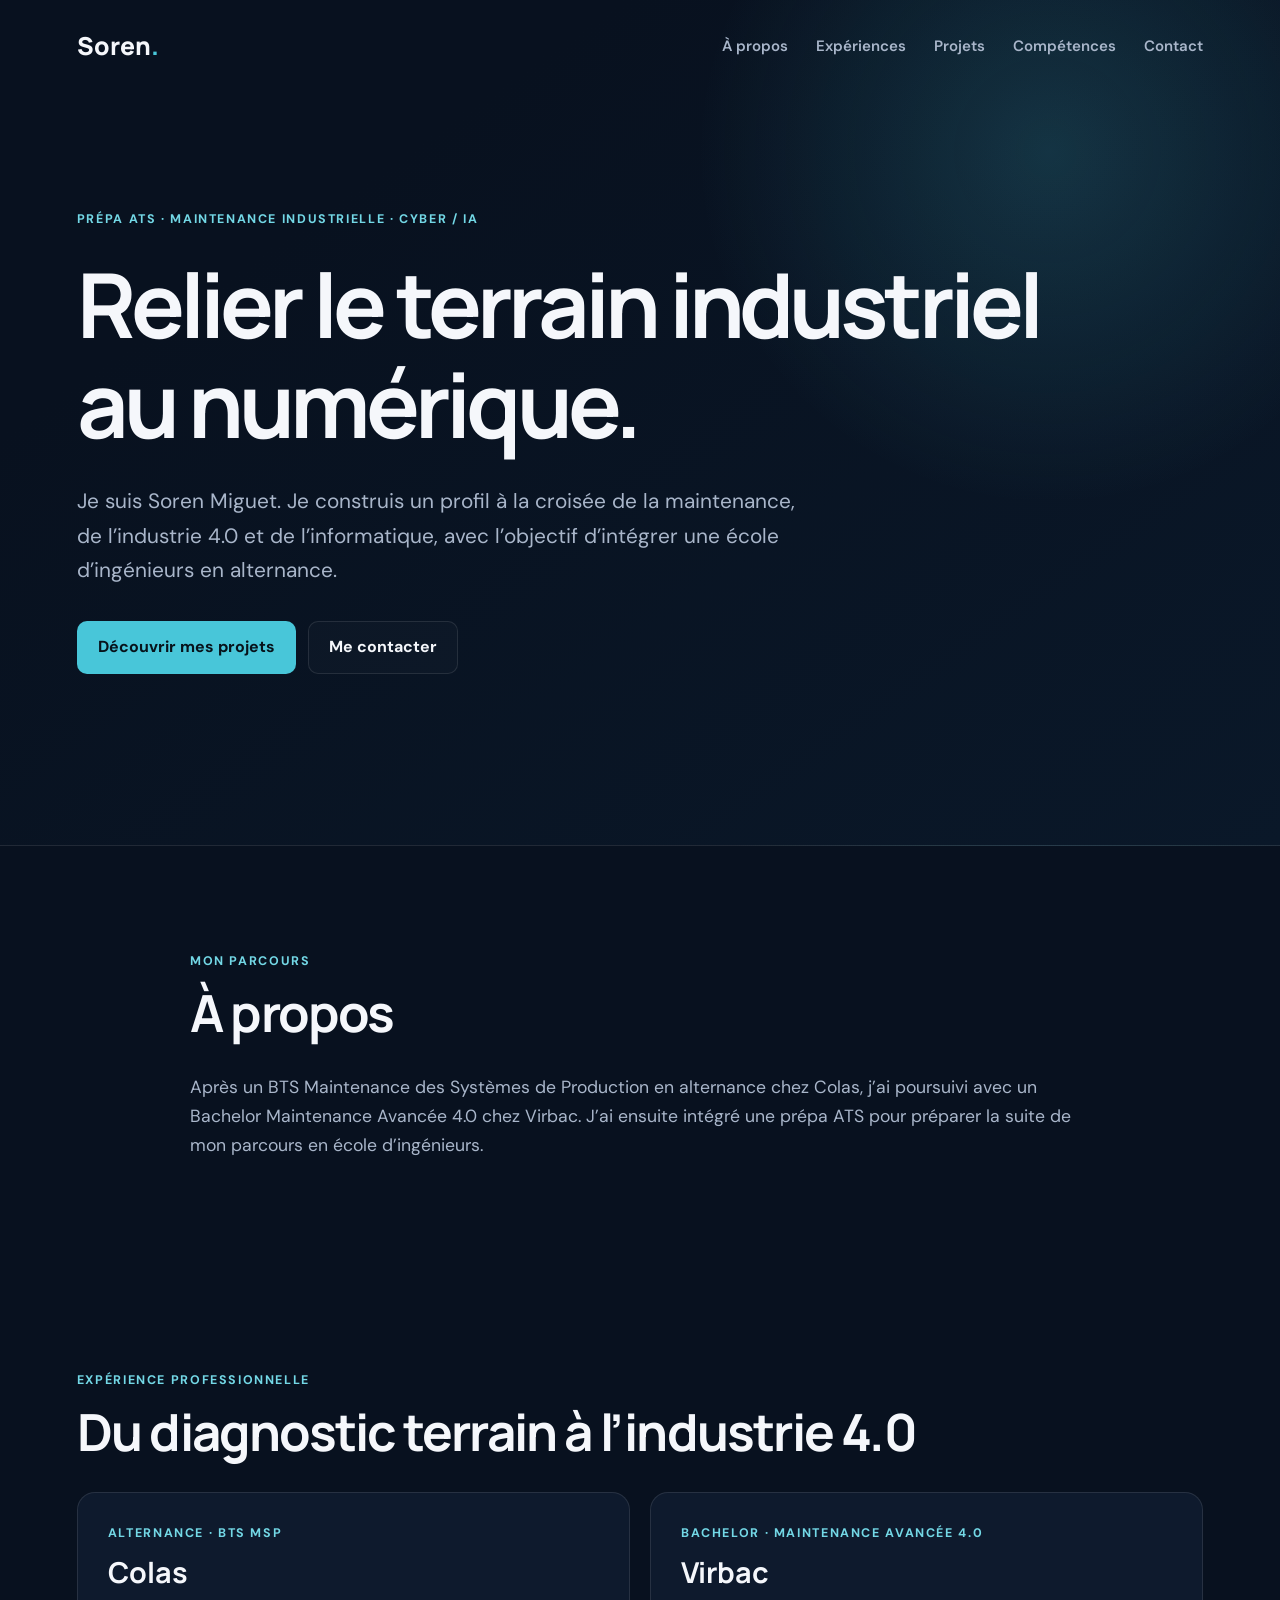
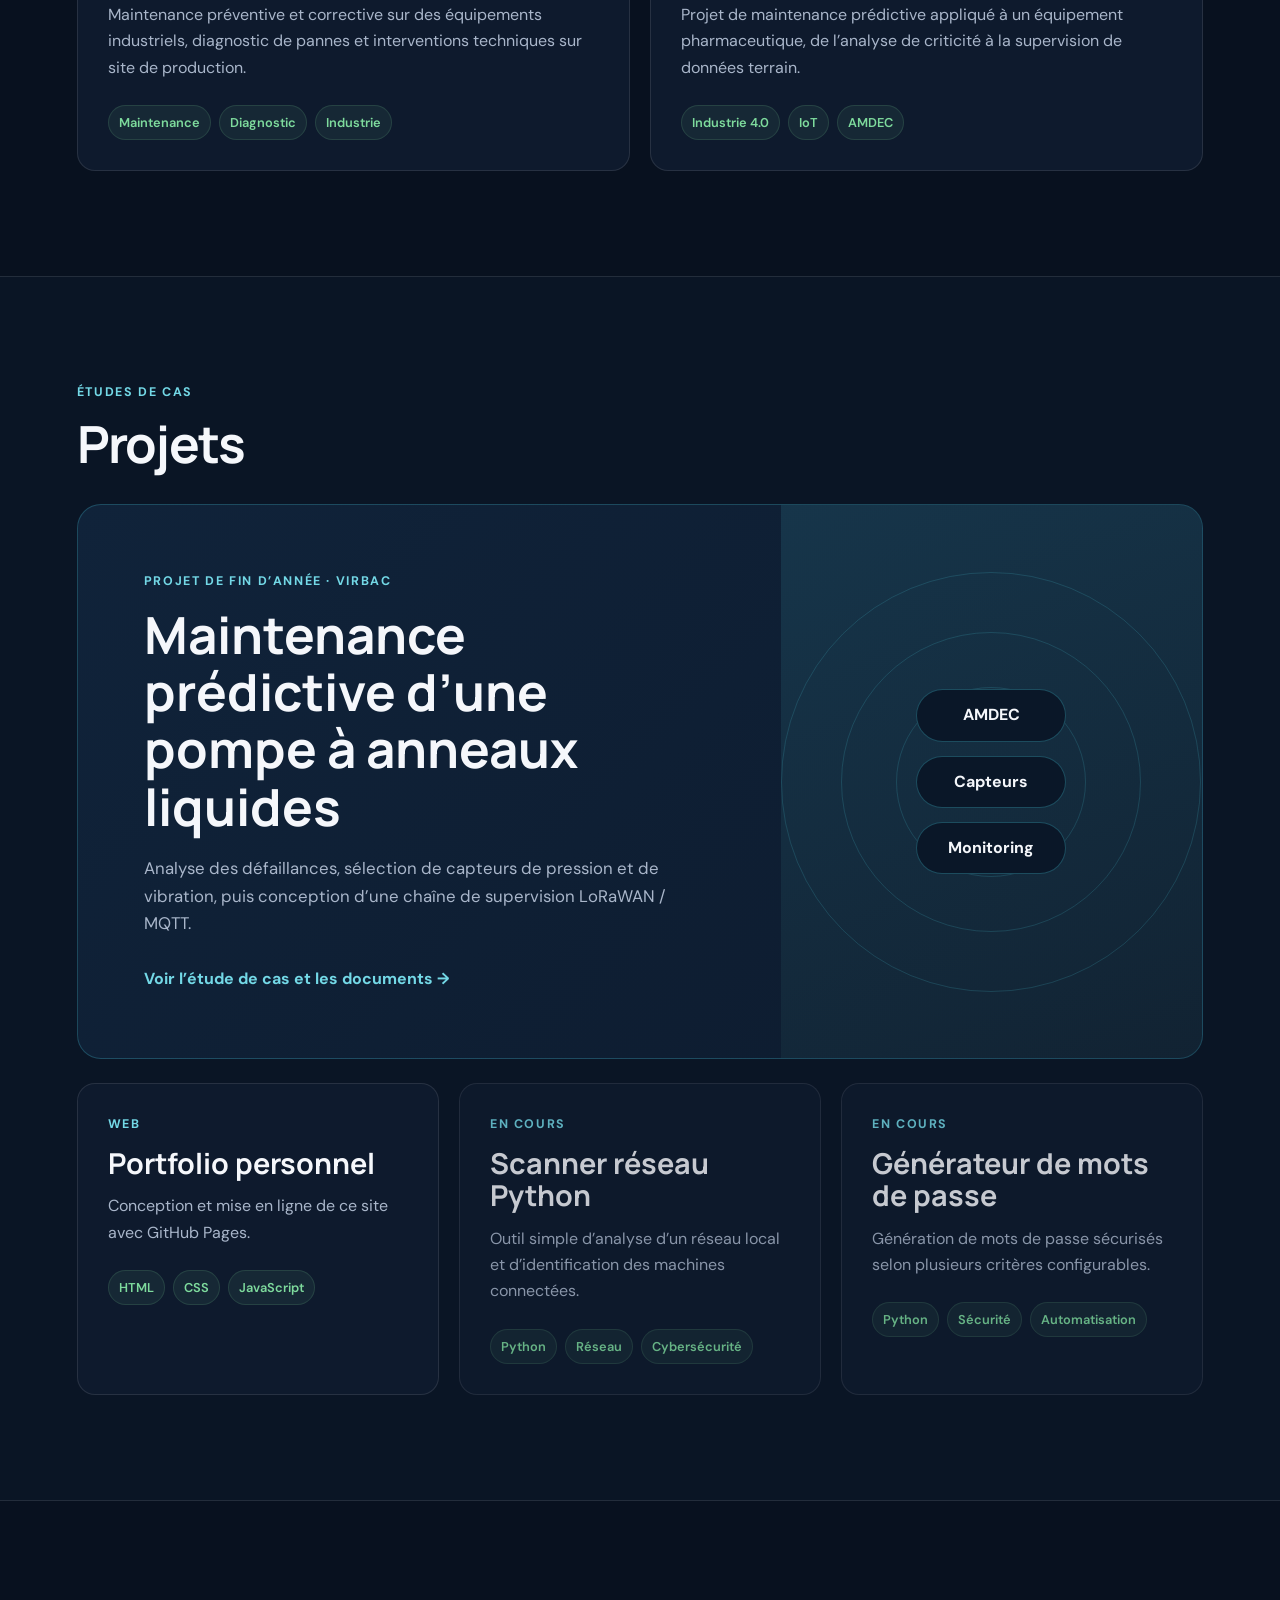
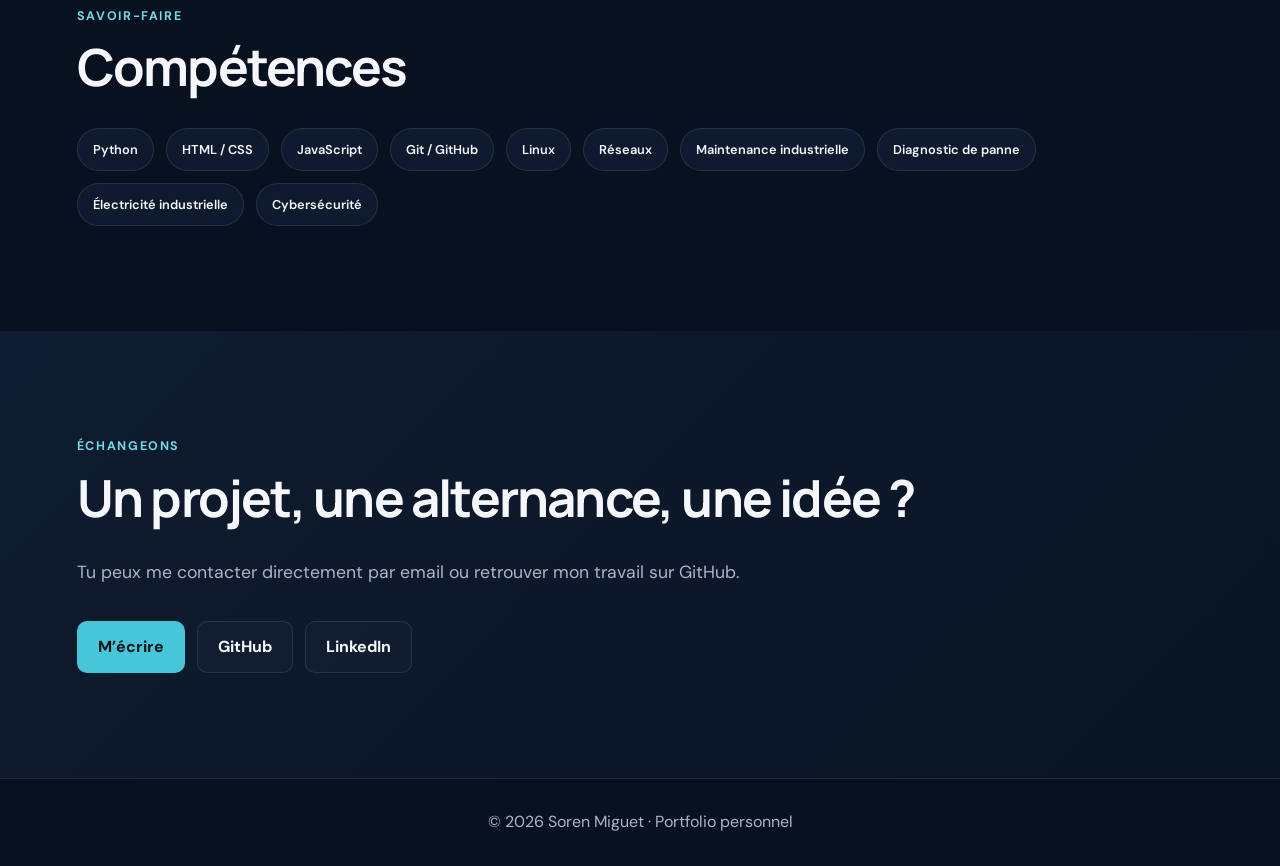
<file: index.html>
<!DOCTYPE html>
<html lang="fr">
<head>
  <meta charset="UTF-8" />
  <meta name="viewport" content="width=device-width, initial-scale=1.0" />
  <meta name="description" content="Portfolio de Soren Miguet, étudiant en maintenance industrielle, industrie 4.0 et informatique." />
  <title>Soren Miguet | Portfolio</title>
  <link rel="stylesheet" href="style.css" />
</head>
<body>
  <header class="hero">
    <nav class="nav-shell" aria-label="Navigation principale">
      <a class="logo" href="#top" aria-label="Retour en haut">Soren<span>.</span></a>
      <div class="nav-links">
        <a href="#about">À propos</a>
        <a href="#experience">Expériences</a>
        <a href="#projects">Projets</a>
        <a href="#skills">Compétences</a>
        <a href="#contact">Contact</a>
      </div>
    </nav>

    <section class="hero-content" id="top">
      <p class="eyebrow">Prépa ATS · Maintenance industrielle · Cyber / IA</p>
      <h1>Relier le terrain industriel au numérique.</h1>
      <p class="hero-lead">
        Je suis Soren Miguet. Je construis un profil à la croisée de la maintenance,
        de l’industrie 4.0 et de l’informatique, avec l’objectif d’intégrer une école
        d’ingénieurs en alternance.
      </p>
      <div class="buttons">
        <a href="#projects" class="btn primary">Découvrir mes projets</a>
        <a href="#contact" class="btn secondary">Me contacter</a>
      </div>
    </section>
  </header>

  <main>
    <section id="about" class="section narrow-section">
      <p class="section-kicker">Mon parcours</p>
      <h2>À propos</h2>
      <p>
        Après un BTS Maintenance des Systèmes de Production en alternance chez Colas,
        j’ai poursuivi avec un Bachelor Maintenance Avancée 4.0 chez Virbac. J’ai ensuite
        intégré une prépa ATS pour préparer la suite de mon parcours en école d’ingénieurs.
      </p>
    </section>

    <section id="experience" class="section">
      <p class="section-kicker">Expérience professionnelle</p>
      <h2>Du diagnostic terrain à l’industrie 4.0</h2>
      <div class="cards cards-two">
        <article class="card">
          <p class="card-label">Alternance · BTS MSP</p>
          <h3>Colas</h3>
          <p>
            Maintenance préventive et corrective sur des équipements industriels,
            diagnostic de pannes et interventions techniques sur site de production.
          </p>
          <ul class="tag-list" aria-label="Compétences associées">
            <li>Maintenance</li><li>Diagnostic</li><li>Industrie</li>
          </ul>
        </article>

        <article class="card">
          <p class="card-label">Bachelor · Maintenance avancée 4.0</p>
          <h3>Virbac</h3>
          <p>
            Projet de maintenance prédictive appliqué à un équipement pharmaceutique,
            de l’analyse de criticité à la supervision de données terrain.
          </p>
          <ul class="tag-list" aria-label="Compétences associées">
            <li>Industrie 4.0</li><li>IoT</li><li>AMDEC</li>
          </ul>
        </article>
      </div>
    </section>

    <section id="projects" class="section section-contrast">
      <p class="section-kicker">Études de cas</p>
      <h2>Projets</h2>

      <a class="featured-project" href="virbac.html" aria-label="Voir le projet Virbac en détail">
        <div class="featured-copy">
          <p class="card-label">Projet de fin d’année · Virbac</p>
          <h3>Maintenance prédictive d’une pompe à anneaux liquides</h3>
          <p>
            Analyse des défaillances, sélection de capteurs de pression et de vibration,
            puis conception d’une chaîne de supervision LoRaWAN / MQTT.
          </p>
          <span class="text-link">Voir l’étude de cas et les documents <span aria-hidden="true">→</span></span>
        </div>
        <div class="featured-visual" aria-hidden="true">
          <span class="signal signal-one"></span>
          <span class="signal signal-two"></span>
          <span class="signal signal-three"></span>
          <strong>AMDEC</strong>
          <strong>Capteurs</strong>
          <strong>Monitoring</strong>
        </div>
      </a>

      <div class="cards project-grid">
        <article class="card">
          <p class="card-label">Web</p>
          <h3>Portfolio personnel</h3>
          <p>Conception et mise en ligne de ce site avec GitHub Pages.</p>
          <ul class="tag-list"><li>HTML</li><li>CSS</li><li>JavaScript</li></ul>
        </article>
        <article class="card muted-project">
          <p class="card-label">En cours</p>
          <h3>Scanner réseau Python</h3>
          <p>Outil simple d’analyse d’un réseau local et d’identification des machines connectées.</p>
          <ul class="tag-list"><li>Python</li><li>Réseau</li><li>Cybersécurité</li></ul>
        </article>
        <article class="card muted-project">
          <p class="card-label">En cours</p>
          <h3>Générateur de mots de passe</h3>
          <p>Génération de mots de passe sécurisés selon plusieurs critères configurables.</p>
          <ul class="tag-list"><li>Python</li><li>Sécurité</li><li>Automatisation</li></ul>
        </article>
      </div>
    </section>

    <section id="skills" class="section">
      <p class="section-kicker">Savoir-faire</p>
      <h2>Compétences</h2>
      <div class="skills">
        <span>Python</span><span>HTML / CSS</span><span>JavaScript</span>
        <span>Git / GitHub</span><span>Linux</span><span>Réseaux</span>
        <span>Maintenance industrielle</span><span>Diagnostic de panne</span>
        <span>Électricité industrielle</span><span>Cybersécurité</span>
      </div>
    </section>

    <section id="contact" class="section contact">
      <p class="section-kicker">Échangeons</p>
      <h2>Un projet, une alternance, une idée ?</h2>
      <p>Tu peux me contacter directement par email ou retrouver mon travail sur GitHub.</p>
      <div class="buttons">
        <a class="btn primary" href="mailto:miguetsoren1407@gmail.com">M’écrire</a>
        <a class="btn secondary" href="https://github.com/Deemmss" target="_blank" rel="noreferrer">GitHub</a>
        <a class="btn secondary" href="https://www.linkedin.com/" target="_blank" rel="noreferrer">LinkedIn</a>
      </div>
    </section>
  </main>

  <footer><p>© 2026 Soren Miguet · Portfolio personnel</p></footer>
  <script src="script.js"></script>
</body>
</html>
</file>
<file: style.css>
@import url('https://fonts.googleapis.com/css2?family=DM+Sans:wght@400;500;600;700&family=Manrope:wght@600;700;800&display=swap');

:root {
  --bg: #08111f;
  --surface: #0e1a2d;
  --surface-light: #14233a;
  --text: #f5f7fb;
  --muted: #a9b6ca;
  --line: rgba(255, 255, 255, 0.1);
  --accent: #48c6d9;
  --accent-strong: #73d8e6;
  --green: #7edb9d;
  --ink: #07131b;
  --max: 1180px;
}

* { box-sizing: border-box; margin: 0; padding: 0; }
html { scroll-behavior: smooth; }
body {
  font-family: "DM Sans", Arial, sans-serif;
  background: var(--bg);
  color: var(--text);
  line-height: 1.65;
}
a { color: inherit; }
img { display: block; max-width: 100%; }

h1, h2, h3, .logo { font-family: "Manrope", Arial, sans-serif; line-height: 1.12; }
h1 { font-size: clamp(3rem, 7vw, 6.6rem); letter-spacing: -0.055em; max-width: 980px; }
h2 { font-size: clamp(2rem, 4vw, 3.5rem); letter-spacing: -0.035em; margin-bottom: 32px; }
h3 { font-size: clamp(1.25rem, 2.3vw, 1.8rem); }

.hero {
  min-height: 94vh;
  padding: 0 6%;
  background:
    radial-gradient(circle at 82% 18%, rgba(72, 198, 217, 0.18), transparent 28%),
    linear-gradient(145deg, #08111f 25%, #0a1829 100%);
  border-bottom: 1px solid var(--line);
}
.nav-shell {
  max-width: var(--max);
  height: 92px;
  margin: 0 auto;
  display: flex;
  justify-content: space-between;
  align-items: center;
}
.logo { font-size: 1.55rem; font-weight: 800; text-decoration: none; }
.logo span { color: var(--accent); }
.nav-links { display: flex; gap: 28px; }
.nav-links a { color: var(--muted); text-decoration: none; font-weight: 600; font-size: .94rem; }
.nav-links a:hover, .nav-links a:focus-visible { color: var(--text); }
.hero-content { max-width: var(--max); margin: 0 auto; padding: clamp(80px, 13vh, 150px) 0 120px; }
.eyebrow, .section-kicker, .card-label {
  color: var(--accent-strong);
  font-size: .78rem;
  font-weight: 700;
  letter-spacing: .13em;
  text-transform: uppercase;
}
.eyebrow { margin-bottom: 24px; }
.hero-lead { color: var(--muted); max-width: 720px; font-size: clamp(1.05rem, 2vw, 1.3rem); margin-top: 30px; }
.buttons { display: flex; gap: 12px; flex-wrap: wrap; margin-top: 34px; }
.btn {
  min-height: 50px;
  display: inline-flex;
  align-items: center;
  justify-content: center;
  padding: 12px 20px;
  border: 1px solid transparent;
  border-radius: 10px;
  font-weight: 700;
  text-decoration: none;
  transition: transform .2s ease, border-color .2s ease, background .2s ease;
}
.btn:hover { transform: translateY(-2px); }
.primary { background: var(--accent); color: var(--ink); }
.primary:hover { background: var(--accent-strong); }
.secondary { border-color: var(--line); color: var(--text); background: rgba(255,255,255,.02); }
.secondary:hover { border-color: rgba(255,255,255,.3); }

.section { padding: 105px 6%; }
.section > * { max-width: var(--max); margin-left: auto; margin-right: auto; }
.section-kicker { margin-bottom: 12px; }
.section > p:not(.section-kicker) { color: var(--muted); font-size: 1.1rem; }
.narrow-section > * { max-width: 900px; }
.section-contrast { background: #0a1525; border-block: 1px solid var(--line); }
.cards { display: grid; grid-template-columns: repeat(3, minmax(0, 1fr)); gap: 20px; }
.cards-two { grid-template-columns: repeat(2, minmax(0, 1fr)); }
.card {
  background: var(--surface);
  padding: 30px;
  border-radius: 18px;
  border: 1px solid var(--line);
  transition: transform .2s ease, border-color .2s ease;
}
.card:hover { transform: translateY(-4px); border-color: rgba(72,198,217,.35); }
.card-label { margin-bottom: 12px; }
.card h3 { margin-bottom: 14px; }
.card p:not(.card-label) { color: var(--muted); margin-bottom: 24px; }
.tag-list { list-style: none; display: flex; gap: 8px; flex-wrap: wrap; }
.tag-list li, .skills span {
  color: var(--green);
  background: rgba(126,219,157,.08);
  border: 1px solid rgba(126,219,157,.14);
  padding: 6px 10px;
  border-radius: 999px;
  font-size: .8rem;
  font-weight: 600;
}
.featured-project {
  display: grid;
  grid-template-columns: 1.25fr .75fr;
  min-height: 380px;
  margin-bottom: 24px;
  overflow: hidden;
  color: var(--text);
  text-decoration: none;
  background: linear-gradient(135deg, #10233a, #0d1b2e);
  border: 1px solid rgba(72,198,217,.26);
  border-radius: 24px;
  transition: transform .25s ease, border-color .25s ease;
}
.featured-project:hover { transform: translateY(-4px); border-color: var(--accent); }
.featured-copy { padding: clamp(34px, 6vw, 66px); align-self: center; }
.featured-copy h3 { max-width: 700px; font-size: clamp(1.8rem, 4vw, 3.5rem); margin: 14px 0 20px; }
.featured-copy > p:not(.card-label) { color: var(--muted); max-width: 650px; font-size: 1.05rem; }
.text-link { display: inline-block; color: var(--accent-strong); font-weight: 700; margin-top: 28px; }
.featured-visual { position: relative; min-height: 300px; display: grid; place-content: center; gap: 14px; background: linear-gradient(160deg, rgba(72,198,217,.13), rgba(126,219,157,.04)); overflow: hidden; }
.featured-visual strong { position: relative; z-index: 2; width: 150px; padding: 12px 18px; text-align: center; background: #0a1728; border: 1px solid rgba(72,198,217,.3); border-radius: 999px; }
.signal { position: absolute; border: 1px solid rgba(72,198,217,.18); border-radius: 50%; }
.signal-one { width: 190px; height: 190px; inset: calc(50% - 95px); }
.signal-two { width: 300px; height: 300px; inset: calc(50% - 150px); }
.signal-three { width: 420px; height: 420px; inset: calc(50% - 210px); }
.project-grid { margin-top: 0; }
.muted-project { opacity: .8; }
.skills { display: flex; gap: 12px; flex-wrap: wrap; }
.skills span { color: var(--text); background: var(--surface); border-color: var(--line); padding: 10px 15px; }
.contact { background: linear-gradient(135deg, #0e1c2f, #0a1525); }
.contact > p:not(.section-kicker) { max-width: var(--max); }
footer { text-align: center; padding: 30px 6%; color: var(--muted); border-top: 1px solid var(--line); }

/* Page projet */
.project-header { min-height: auto; padding-bottom: 92px; }
.project-header .nav-shell { margin-bottom: 65px; }
.back-link { color: var(--muted); text-decoration: none; font-weight: 600; }
.back-link:hover { color: var(--text); }
.project-hero { max-width: var(--max); margin: 0 auto; }
.project-hero h1 { max-width: 1000px; font-size: clamp(2.8rem, 6.4vw, 5.8rem); }
.project-meta { display: flex; flex-wrap: wrap; gap: 10px 28px; margin-top: 34px; color: var(--muted); }
.project-meta strong { color: var(--text); }
.project-intro { display: grid; grid-template-columns: 1.15fr .85fr; gap: 50px; align-items: start; }
.project-intro h2 { margin-bottom: 0; }
.project-intro .lead { color: var(--muted); font-size: 1.16rem; }
.stat-grid { display: grid; grid-template-columns: repeat(3, 1fr); gap: 1px; background: var(--line); border: 1px solid var(--line); border-radius: 18px; overflow: hidden; }
.stat { padding: 28px 22px; background: var(--surface); }
.stat strong { display: block; color: var(--accent-strong); font-size: 1.7rem; font-family: "Manrope", sans-serif; }
.stat span { color: var(--muted); font-size: .9rem; }
.process { counter-reset: step; display: grid; grid-template-columns: repeat(4, 1fr); gap: 18px; }
.process article { counter-increment: step; padding: 26px 24px; border-top: 2px solid var(--accent); background: var(--surface); }
.process article::before { content: "0" counter(step); display: block; color: var(--accent); font-weight: 700; margin-bottom: 25px; }
.process h3 { font-size: 1.1rem; margin-bottom: 10px; }
.process p { color: var(--muted); font-size: .94rem; }
.architecture { display: grid; grid-template-columns: repeat(4, 1fr); align-items: center; gap: 26px; }
.architecture article { min-height: 170px; padding: 26px; border: 1px solid var(--line); border-radius: 16px; background: var(--surface); position: relative; }
.architecture article:not(:last-child)::after { content: "→"; position: absolute; right: -21px; top: 50%; color: var(--accent); font-size: 1.4rem; }
.architecture small { color: var(--accent-strong); font-weight: 700; text-transform: uppercase; letter-spacing: .1em; }
.architecture h3 { font-size: 1.08rem; margin: 10px 0; }
.architecture p { color: var(--muted); font-size: .9rem; }
.gallery { display: grid; gap: 24px; }
.figure-card { background: #f5f7fa; color: #101828; border-radius: 18px; overflow: hidden; }
.figure-card img { width: 100%; height: auto; }
.figure-card figcaption { padding: 18px 22px; color: #465467; font-size: .93rem; border-top: 1px solid #dce2e9; }
.gallery-two { grid-template-columns: repeat(2, minmax(0, 1fr)); }
.documents-grid { display: grid; grid-template-columns: repeat(2, minmax(0, 1fr)); gap: 18px; }
.document-card { display: flex; align-items: center; gap: 18px; padding: 22px; background: var(--surface); border: 1px solid var(--line); border-radius: 16px; text-decoration: none; transition: border-color .2s ease, transform .2s ease; }
.document-card:hover { border-color: var(--accent); transform: translateY(-3px); }
.file-icon { flex: 0 0 48px; width: 48px; height: 56px; display: grid; place-items: center; border-radius: 8px; background: rgba(72,198,217,.12); color: var(--accent-strong); font-size: .72rem; font-weight: 800; }
.document-card strong { display: block; }
.document-card span:not(.file-icon) { color: var(--muted); font-size: .88rem; }
.pdf-frame { width: 100%; height: 720px; margin-top: 28px; border: 1px solid var(--line); border-radius: 16px; background: white; }
.confidentiality-note { margin-top: 24px; color: var(--muted); font-size: .9rem; }

@media (max-width: 900px) {
  .cards, .cards-two, .project-grid { grid-template-columns: 1fr; }
  .featured-project, .project-intro { grid-template-columns: 1fr; }
  .featured-visual { min-height: 250px; }
  .process, .architecture { grid-template-columns: repeat(2, 1fr); }
  .architecture article:nth-child(2)::after { display: none; }
}

@media (max-width: 640px) {
  .hero { padding-inline: 5%; min-height: auto; }
  .nav-shell { height: auto; min-height: 82px; align-items: flex-start; padding: 22px 0; gap: 20px; }
  .nav-links { display: none; }
  .hero-content { padding: 70px 0 90px; }
  .section { padding: 76px 5%; }
  .featured-copy { padding: 30px 24px; }
  .project-header .nav-shell { margin-bottom: 48px; }
  .project-header { padding-bottom: 72px; }
  .project-meta { display: grid; gap: 8px; }
  .stat-grid, .process, .architecture, .gallery-two, .documents-grid { grid-template-columns: 1fr; }
  .architecture article::after { display: none; }
  .pdf-frame { height: 520px; }
}

@media (prefers-reduced-motion: reduce) {
  html { scroll-behavior: auto; }
  *, *::before, *::after { transition-duration: .01ms !important; }
}
</file>
